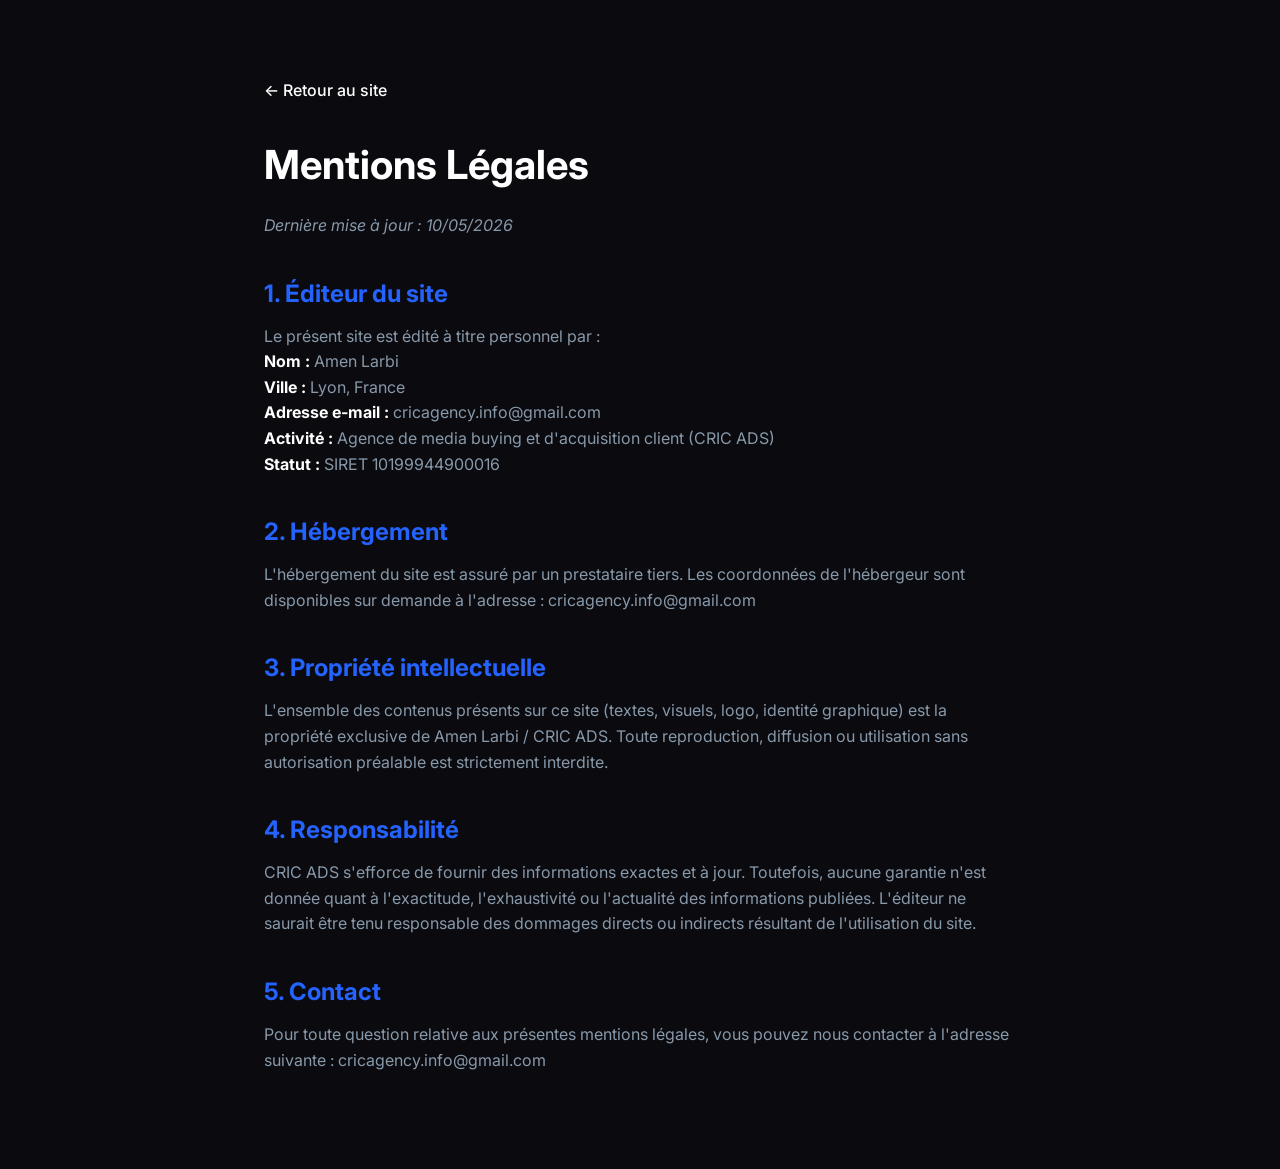
<file: mentions-legales.html>
<!DOCTYPE html>
<html lang="fr">
<head>
    <meta charset="UTF-8">
    <meta name="viewport" content="width=device-width, initial-scale=1.0">
    <title>Mentions Légales - CRIC ADS</title>
    <link href="https://fonts.googleapis.com/css2?family=Inter:wght@400;500;600;700;800&display=swap" rel="stylesheet">
    <link rel="stylesheet" href="style.css">
    <link rel="icon" href="favicon.svg" type="image/svg+xml">
    <style>
        .legal-page { padding: 80px 24px; max-width: 800px; margin: 0 auto; color: var(--text-white); }
        .legal-page h1 { font-size: 2.5rem; margin-bottom: 24px; }
        .legal-page h2 { font-size: 1.5rem; margin-top: 40px; margin-bottom: 16px; color: var(--primary-blue); }
        .legal-page p, .legal-page ul { margin-bottom: 16px; line-height: 1.6; color: var(--text-secondary); }
        .legal-page p strong { color: var(--text-white); }
        .back-link { display: inline-flex; align-items: center; gap: 8px; color: var(--text-white); margin-bottom: 40px; text-decoration: none; font-weight: 500; }
        .back-link:hover { color: var(--primary-blue); }
    </style>
</head>
<body>
    <div class="legal-page">
        <a href="index.html" class="back-link">← Retour au site</a>
        <h1>Mentions Légales</h1>
        <p><em>Dernière mise à jour : 10/05/2026</em></p>

        <h2>1. Éditeur du site</h2>
        <p>Le présent site est édité à titre personnel par :<br>
        <strong>Nom :</strong> Amen Larbi<br>
        <strong>Ville :</strong> Lyon, France<br>
        <strong>Adresse e-mail :</strong> cricagency.info@gmail.com<br>
        <strong>Activité :</strong> Agence de media buying et d'acquisition client (CRIC ADS)<br>
        <strong>Statut :</strong> SIRET 10199944900016</p>

        <h2>2. Hébergement</h2>
        <p>L'hébergement du site est assuré par un prestataire tiers. Les coordonnées de l'hébergeur sont disponibles sur demande à l'adresse : cricagency.info@gmail.com</p>

        <h2>3. Propriété intellectuelle</h2>
        <p>L'ensemble des contenus présents sur ce site (textes, visuels, logo, identité graphique) est la propriété exclusive de Amen Larbi / CRIC ADS. Toute reproduction, diffusion ou utilisation sans autorisation préalable est strictement interdite.</p>

        <h2>4. Responsabilité</h2>
        <p>CRIC ADS s'efforce de fournir des informations exactes et à jour. Toutefois, aucune garantie n'est donnée quant à l'exactitude, l'exhaustivité ou l'actualité des informations publiées. L'éditeur ne saurait être tenu responsable des dommages directs ou indirects résultant de l'utilisation du site.</p>

        <h2>5. Contact</h2>
        <p>Pour toute question relative aux présentes mentions légales, vous pouvez nous contacter à l'adresse suivante : cricagency.info@gmail.com</p>
    </div>
</body>
</html>
</file>
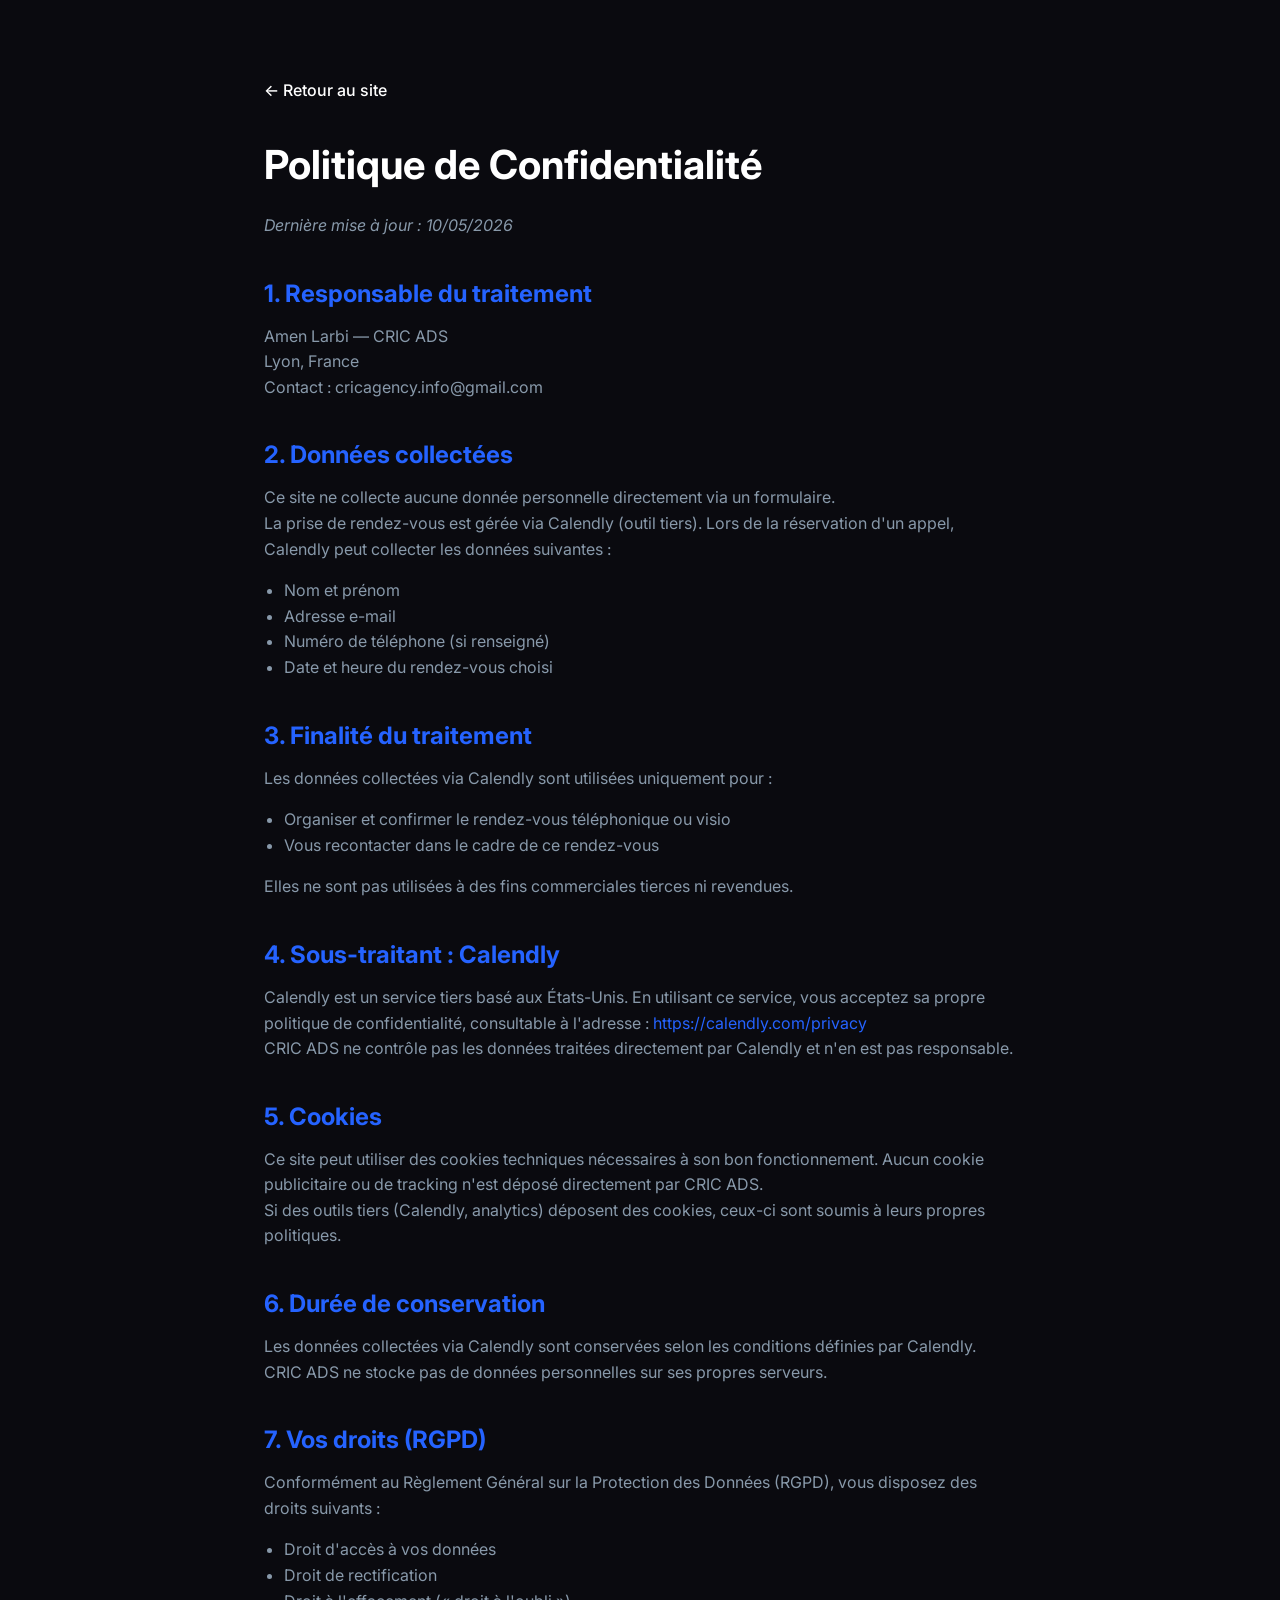
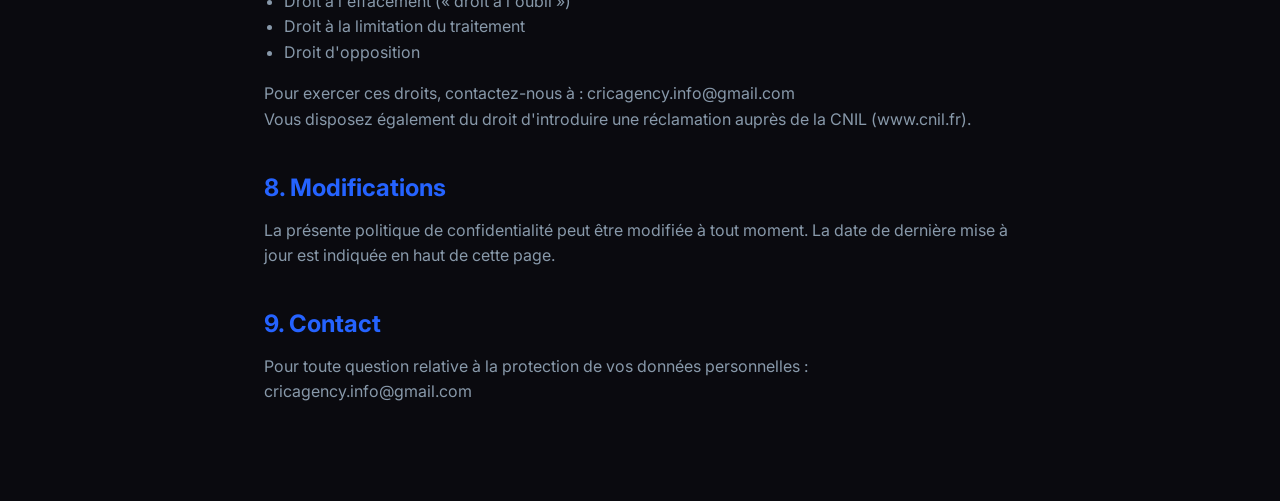
<file: politique-confidentialite.html>
<!DOCTYPE html>
<html lang="fr">
<head>
    <meta charset="UTF-8">
    <meta name="viewport" content="width=device-width, initial-scale=1.0">
    <title>Politique de Confidentialité - CRIC ADS</title>
    <link href="https://fonts.googleapis.com/css2?family=Inter:wght@400;500;600;700;800&display=swap" rel="stylesheet">
    <link rel="stylesheet" href="style.css">
    <link rel="icon" href="favicon.svg" type="image/svg+xml">
    <style>
        .legal-page { padding: 80px 24px; max-width: 800px; margin: 0 auto; color: var(--text-white); }
        .legal-page h1 { font-size: 2.5rem; margin-bottom: 24px; }
        .legal-page h2 { font-size: 1.5rem; margin-top: 40px; margin-bottom: 16px; color: var(--primary-blue); }
        .legal-page p, .legal-page ul { margin-bottom: 16px; line-height: 1.6; color: var(--text-secondary); }
        .legal-page ul { padding-left: 20px; list-style-type: disc; }
        .legal-page p strong { color: var(--text-white); }
        .back-link { display: inline-flex; align-items: center; gap: 8px; color: var(--text-white); margin-bottom: 40px; text-decoration: none; font-weight: 500; }
        .back-link:hover { color: var(--primary-blue); }
    </style>
</head>
<body>
    <div class="legal-page">
        <a href="index.html" class="back-link">← Retour au site</a>
        <h1>Politique de Confidentialité</h1>
        <p><em>Dernière mise à jour : 10/05/2026</em></p>

        <h2>1. Responsable du traitement</h2>
        <p>Amen Larbi — CRIC ADS<br>
        Lyon, France<br>
        Contact : cricagency.info@gmail.com</p>

        <h2>2. Données collectées</h2>
        <p>Ce site ne collecte aucune donnée personnelle directement via un formulaire.<br>
        La prise de rendez-vous est gérée via Calendly (outil tiers). Lors de la réservation d'un appel, Calendly peut collecter les données suivantes :</p>
        <ul>
            <li>Nom et prénom</li>
            <li>Adresse e-mail</li>
            <li>Numéro de téléphone (si renseigné)</li>
            <li>Date et heure du rendez-vous choisi</li>
        </ul>

        <h2>3. Finalité du traitement</h2>
        <p>Les données collectées via Calendly sont utilisées uniquement pour :</p>
        <ul>
            <li>Organiser et confirmer le rendez-vous téléphonique ou visio</li>
            <li>Vous recontacter dans le cadre de ce rendez-vous</li>
        </ul>
        <p>Elles ne sont pas utilisées à des fins commerciales tierces ni revendues.</p>

        <h2>4. Sous-traitant : Calendly</h2>
        <p>Calendly est un service tiers basé aux États-Unis. En utilisant ce service, vous acceptez sa propre politique de confidentialité, consultable à l'adresse : <a href="https://calendly.com/privacy" target="_blank" style="color: var(--primary-blue);">https://calendly.com/privacy</a><br>
        CRIC ADS ne contrôle pas les données traitées directement par Calendly et n'en est pas responsable.</p>

        <h2>5. Cookies</h2>
        <p>Ce site peut utiliser des cookies techniques nécessaires à son bon fonctionnement. Aucun cookie publicitaire ou de tracking n'est déposé directement par CRIC ADS.<br>
        Si des outils tiers (Calendly, analytics) déposent des cookies, ceux-ci sont soumis à leurs propres politiques.</p>

        <h2>6. Durée de conservation</h2>
        <p>Les données collectées via Calendly sont conservées selon les conditions définies par Calendly. CRIC ADS ne stocke pas de données personnelles sur ses propres serveurs.</p>

        <h2>7. Vos droits (RGPD)</h2>
        <p>Conformément au Règlement Général sur la Protection des Données (RGPD), vous disposez des droits suivants :</p>
        <ul>
            <li>Droit d'accès à vos données</li>
            <li>Droit de rectification</li>
            <li>Droit à l'effacement (« droit à l'oubli »)</li>
            <li>Droit à la limitation du traitement</li>
            <li>Droit d'opposition</li>
        </ul>
        <p>Pour exercer ces droits, contactez-nous à : cricagency.info@gmail.com<br>
        Vous disposez également du droit d'introduire une réclamation auprès de la CNIL (www.cnil.fr).</p>

        <h2>8. Modifications</h2>
        <p>La présente politique de confidentialité peut être modifiée à tout moment. La date de dernière mise à jour est indiquée en haut de cette page.</p>

        <h2>9. Contact</h2>
        <p>Pour toute question relative à la protection de vos données personnelles : cricagency.info@gmail.com</p>
    </div>
</body>
</html>
</file>
<file: style.css>
:root {
    --bg-dark: #0a0a0f;
    --primary-blue: #2563FF;
    --text-white: #FFFFFF;
    --text-secondary: #8899AA;
    --border-color: rgba(255, 255, 255, 0.1);
}

* {
    margin: 0;
    padding: 0;
    box-sizing: border-box;
}

html {
    scroll-behavior: smooth;
    font-family: 'Inter', sans-serif;
    background-color: var(--bg-dark);
    color: var(--text-white);
}

body {
    overflow-x: hidden;
    position: relative;
}

.container {
    max-width: 1200px;
    margin: 0 auto;
    padding: 0 24px;
}

a {
    text-decoration: none;
    color: inherit;
}

/* Helpers */
.text-center { text-align: center; }
.text-blue { color: var(--primary-blue); }
.mb-60 { margin-bottom: 60px; }

.section-subtitle {
    color: var(--text-secondary);
    font-size: 1.2rem;
    max-width: 600px;
    margin: 0 auto;
    line-height: 1.6;
}

/* Backgrounds */
.dot-bg {
    position: fixed;
    top: 0;
    left: 0;
    width: 100vw;
    height: 100vh;
    background-image: radial-gradient(rgba(255, 255, 255, 0.1) 1px, transparent 1px);
    background-size: 32px 32px;
    z-index: -2;
    mask-image: linear-gradient(to bottom, black 50%, transparent 100%);
    -webkit-mask-image: linear-gradient(to bottom, black 50%, transparent 100%);
}

.bg-glow {
    position: fixed;
    top: -200px;
    left: 50%;
    transform: translateX(-50%);
    width: 800px;
    height: 800px;
    background: radial-gradient(circle, rgba(37, 99, 255, 0.15) 0%, transparent 70%);
    z-index: -1;
    pointer-events: none;
}

/* Navbar */
.navbar {
    padding: 24px 0;
    position: fixed;
    top: 0;
    width: 100%;
    z-index: 100;
    pointer-events: none;
}

.nav-container-wide {
    max-width: 1600px;
    margin: 0 auto;
    padding: 0 40px;
    display: flex;
    justify-content: space-between;
    align-items: center;
    pointer-events: auto;
}

.nav-spacer {
    width: 120px; /* Balance the flex layout so the pill stays centered */
}

.nav-pill {
    background: rgba(20, 20, 25, 0.6);
    backdrop-filter: blur(16px);
    -webkit-backdrop-filter: blur(16px);
    border: 1px solid rgba(255, 255, 255, 0.1);
    padding: 8px 8px 8px 32px;
    border-radius: 100px;
    display: flex;
    align-items: center;
    gap: 32px;
    box-shadow: 0 10px 40px rgba(0, 0, 0, 0.4);
}

.logo {
    font-size: 1.8rem;
    font-weight: 800;
    letter-spacing: -1.5px;
    display: inline-flex;
    align-items: center;
    position: relative;
    pointer-events: auto;
}

.logo span {
    color: var(--primary-blue);
    letter-spacing: -1.5px;
}

.logo .sparkle {
    width: 20px;
    height: 20px;
    color: var(--primary-blue);
    position: absolute;
    top: -4px;
    right: -16px;
}

.nav-links {
    display: flex;
    gap: 24px;
}

.nav-links a {
    color: var(--text-secondary);
    font-size: 0.9rem;
    font-weight: 500;
    transition: color 0.3s;
}

.nav-links a:hover {
    color: var(--text-white);
}

.nav-cta {
    background: var(--primary-blue);
    color: white;
    padding: 12px 24px;
    border-radius: 100px;
    font-size: 0.9rem;
    font-weight: 600;
    transition: transform 0.2s, box-shadow 0.2s;
}

.nav-cta:hover {
    transform: scale(1.05);
    box-shadow: 0 4px 15px rgba(37, 99, 255, 0.4);
}

/* Hero */
.hero {
    padding: 200px 0 100px;
    text-align: center;
}

.hero-title {
    font-size: 5rem;
    font-weight: 600;
    letter-spacing: -0.04em;
    line-height: 1.05;
    margin-bottom: 32px;
}

.pill-wrapper {
    position: relative;
    display: inline-block;
}

.pill-tag {
    position: absolute;
    bottom: -10px;
    right: -40px;
    transform: rotate(-3deg);
    background: var(--primary-blue);
    color: white;
    font-size: 0.9rem;
    font-weight: 700;
    padding: 6px 14px;
    border-radius: 6px;
    letter-spacing: 0.02em;
    box-shadow: 0 4px 20px rgba(37, 99, 255, 0.4);
    white-space: nowrap;
}

.hero-subtitle {
    font-size: 1.25rem;
    color: var(--text-secondary);
    max-width: 700px;
    margin: 0 auto 48px;
    line-height: 1.6;
}

/* Buttons */
.hero-buttons {
    display: flex;
    justify-content: center;
    gap: 16px;
}

.btn {
    display: inline-flex;
    align-items: center;
    gap: 10px;
    padding: 16px 32px;
    border-radius: 100px;
    font-weight: 500;
    font-size: 1rem;
    transition: all 0.2s;
}

.btn-primary {
    background: var(--text-white);
    color: var(--bg-dark);
}

.btn-primary:hover {
    transform: scale(1.02);
}

.btn-secondary {
    background: rgba(255, 255, 255, 0.03);
    color: var(--text-white);
    border: 1px solid rgba(255, 255, 255, 0.1);
    backdrop-filter: blur(10px);
}

.btn-secondary:hover {
    background: rgba(255, 255, 255, 0.08);
}

/* Made By Section */
.text-center { text-align: center; }

.made-by-section {
    padding: 120px 0 60px;
    position: relative;
    border-bottom: 1px solid rgba(255,255,255,0.05);
}

.floating-apps {
    display: flex;
    justify-content: center;
    align-items: center;
    gap: 16px;
    margin-bottom: 40px;
}

.app-icon {
    width: 60px;
    height: 60px;
    border-radius: 16px;
    box-shadow: 0 10px 30px rgba(0,0,0,0.5);
    animation: float-icon 4s ease-in-out infinite;
}

.app-icon:nth-child(1) { animation-delay: 0s; }
.app-icon:nth-child(2) { animation-delay: 0.5s; width: 65px; height: 65px; }
.app-icon:nth-child(3) { 
    animation-delay: 1s; 
    width: 75px; 
    height: 75px; 
    z-index: 2; 
    transform: scale(1.1);
    display: flex;
    align-items: center;
    justify-content: center;
}
.app-icon:nth-child(4) { animation-delay: 1.5s; width: 65px; height: 65px; }
.app-icon:nth-child(5) { animation-delay: 2s; }

@keyframes float-icon {
    0%, 100% { transform: translateY(0); }
    50% { transform: translateY(-10px); }
}

.made-by-title {
    font-size: 4rem;
    font-weight: 600;
    letter-spacing: -0.04em;
    margin-bottom: 24px;
    display: flex;
    justify-content: center;
    align-items: center;
    gap: 16px;
}

.logo-inline {
    font-size: 4rem;
    letter-spacing: -3px;
    margin: 0;
    position: relative;
    display: inline-flex;
}

.logo-inline span {
    letter-spacing: -3px;
}

.logo-inline .sparkle {
    width: 40px;
    height: 40px;
    top: -10px;
    right: -30px;
}

/* Showcase Intro / Expertise */
.showcase-intro {
    padding: 100px 0 100px;
}

.showcase-intro-flex {
    display: flex;
    justify-content: space-between;
    align-items: center;
}

.showcase-left {
    max-width: 550px;
}

.showcase-left h2 {
    font-size: 3.5rem;
    font-weight: 600;
    letter-spacing: -0.04em;
    margin-bottom: 20px;
}

.showcase-left p {
    color: var(--text-secondary);
    font-size: 1.1rem;
    line-height: 1.6;
    margin-bottom: 30px;
}

.expertise-badges {
    display: flex;
    flex-wrap: wrap;
    gap: 12px;
}

.badge-tech {
    background: rgba(255, 255, 255, 0.05);
    border: 1px solid rgba(255, 255, 255, 0.1);
    padding: 8px 16px;
    border-radius: 100px;
    font-size: 0.9rem;
    font-weight: 500;
    color: var(--text-white);
}

.showcase-right {
    flex: 1;
    display: flex;
    justify-content: flex-end;
}

.abstract-dots {
    width: 300px;
    height: 200px;
    background-image: radial-gradient(rgba(255, 255, 255, 0.2) 2px, transparent 2px);
    background-size: 16px 16px;
    mask-image: radial-gradient(circle, black 30%, transparent 70%);
    -webkit-mask-image: radial-gradient(circle, black 30%, transparent 70%);
    opacity: 0.5;
}

/* Transition Section */
.transition-section {
    padding: 120px 0;
}

.transition-flex {
    display: flex;
    justify-content: space-between;
    align-items: flex-end;
    gap: 40px;
}

.transition-title {
    font-size: 3.5rem;
    font-weight: 600;
    letter-spacing: -0.04em;
    line-height: 1.1;
}

.transition-buttons {
    display: flex;
    gap: 16px;
    padding-bottom: 10px;
}

/* Roadmap Section */
.roadmap-section {
    padding: 120px 0;
    text-align: center;
}

.roadmap-title {
    font-size: 3.5rem;
    font-weight: 500;
    letter-spacing: -0.03em;
    margin-bottom: 80px;
}

.text-blue {
    color: var(--primary-blue);
}

.roadmap-grid {
    display: grid;
    grid-template-columns: repeat(3, 1fr);
    gap: 30px;
}

.roadmap-card {
    background: #111116;
    border-radius: 24px;
    padding: 40px;
    display: flex;
    flex-direction: column;
    align-items: center;
    position: relative;
    min-height: 380px;
    transition: transform 0.3s ease;
}

.roadmap-card:hover {
    transform: translateY(-5px);
}

.roadmap-number {
    position: absolute;
    top: 40px;
    left: 40px;
    font-size: 1.5rem;
    font-weight: 500;
    color: var(--text-white);
}

.roadmap-content {
    margin-top: auto;
    margin-bottom: auto;
    width: 100%;
}

.roadmap-content h3 {
    font-size: 1.8rem;
    font-weight: 500;
    margin-bottom: 24px;
    display: inline-block;
}

.underline {
    position: relative;
    display: inline-block;
}

.underline::after {
    content: '';
    position: absolute;
    bottom: -6px;
    left: 0;
    width: 100%;
    height: 2px;
    background-color: var(--text-white);
}

.roadmap-content p {
    color: var(--text-secondary);
    line-height: 1.6;
    font-size: 1.05rem;
    max-width: 280px;
    margin: 0 auto;
}

/* Footer */
.clean-footer {
    padding: 40px 0;
    border-top: 1px solid rgba(255,255,255,0.05);
}

.footer-flex {
    display: flex;
    justify-content: space-between;
    align-items: center;
}

.footer-links {
    display: flex;
    gap: 32px;
}

.footer-links a, .copyright {
    color: var(--text-secondary);
    font-size: 0.9rem;
    transition: color 0.3s;
}

.footer-links a:hover {
    color: var(--text-white);
}

/* Hero New Styles */
.cursive-highlight {
    font-family: 'Caveat', cursive;
    color: var(--primary-blue);
    font-weight: 700;
    font-size: 1.1em;
    text-shadow: 0 0 30px rgba(37, 99, 255, 0.4);
    display: inline-block;
    transform: rotate(-2deg);
}

.brush-highlight {
    position: relative;
    display: inline-block;
    color: var(--text-white);
    padding: 0 16px;
    z-index: 1;
}

.brush-highlight::before {
    content: '';
    position: absolute;
    top: 5px;
    left: -5px;
    right: -5px;
    bottom: 5px;
    background-color: var(--primary-blue);
    z-index: -1;
    transform: rotate(-1deg);
    border-radius: 4px 12px 4px 12px;
    box-shadow: 0 10px 30px rgba(37, 99, 255, 0.3);
}

.trending-icon {
    display: inline-block;
    vertical-align: middle;
    margin-left: 8px;
    transform: translateY(-2px);
    color: var(--text-white);
}

/* Infinite Scrolling Marquee */
.marquee-section {
    padding: 20px 0 60px;
    overflow: hidden;
    position: relative;
    background: transparent;
}

.marquee-section::before,
.marquee-section::after {
    content: '';
    position: absolute;
    top: 0;
    bottom: 0;
    width: 150px;
    z-index: 2;
    pointer-events: none;
}

.marquee-section::before {
    left: 0;
    background: linear-gradient(to right, var(--bg-dark), transparent);
}

.marquee-section::after {
    right: 0;
    background: linear-gradient(to left, var(--bg-dark), transparent);
}

.marquee-wrapper {
    display: flex;
    overflow: hidden;
    width: 100%;
}

.marquee-track {
    display: flex;
    width: max-content;
    animation: scroll-marquee 20s linear infinite;
}

.marquee-group {
    display: flex;
    gap: 80px;
    padding-right: 80px;
    align-items: center;
    flex-shrink: 0;
}

.marquee-item {
    display: flex;
    align-items: center;
    gap: 12px;
    font-size: 1.25rem;
    font-weight: 700;
    color: var(--text-secondary);
    white-space: nowrap;
    transition: transform 0.3s, opacity 0.3s;
    opacity: 0.6;
    cursor: pointer;
}

.marquee-item:hover {
    transform: scale(1.1);
    opacity: 1;
}

.marquee-item i {
    font-size: 3rem;
    transition: transform 0.3s;
}

.marquee-item img {
    width: 48px;
    height: auto;
}

@keyframes scroll-marquee {
    0% { transform: translateX(0); }
    100% { transform: translateX(-50%); }
}

@media (max-width: 768px) {
    .marquee-group { gap: 40px; padding-right: 40px; }
    .marquee-item { font-size: 1rem; }
    .marquee-item img { width: 20px; height: 20px; }
}

/* Flip Cards Section */
.flip-cards-section {
    padding: 100px 0;
    position: relative;
    z-index: 10;
}

.flip-cards-grid {
    display: grid;
    grid-template-columns: repeat(3, 1fr);
    gap: 30px;
}

.flip-card {
    background-color: transparent;
    height: 420px;
    perspective: 1000px;
}

.flip-card-inner {
    position: relative;
    width: 100%;
    height: 100%;
    text-align: center;
    transition: transform 0.8s cubic-bezier(0.4, 0.2, 0.2, 1);
    transform-style: preserve-3d;
}

.flip-card:hover .flip-card-inner {
    transform: rotateY(180deg);
}

.flip-card-front, .flip-card-back {
    position: absolute;
    width: 100%;
    height: 100%;
    -webkit-backface-visibility: hidden;
    backface-visibility: hidden;
    border-radius: 24px;
    padding: 40px 30px;
    display: flex;
    flex-direction: column;
}

.flip-card-front {
    background: #111116;
    border: 1px solid rgba(255, 255, 255, 0.05);
    align-items: center;
    justify-content: center;
    box-shadow: 0 10px 30px rgba(0,0,0,0.2);
}

.card-icon-wrapper {
    width: 80px;
    height: 80px;
    background: linear-gradient(135deg, rgba(37, 99, 255, 0.2), rgba(29, 79, 232, 0.05));
    border-radius: 50%;
    display: flex;
    align-items: center;
    justify-content: center;
    margin-bottom: 24px;
    border: 1px solid rgba(37, 99, 255, 0.3);
    box-shadow: inset 0 0 20px rgba(37, 99, 255, 0.2);
}

.card-emoji {
    font-size: 2.5rem;
}

.flip-card-front h3 {
    font-size: 1.5rem;
    font-weight: 600;
    margin-bottom: 16px;
    color: var(--text-white);
}

.flip-card-front p {
    color: var(--text-secondary);
    line-height: 1.6;
    font-size: 1rem;
}

.flip-card-back {
    background: #0a0a0f;
    border: 1px solid var(--primary-blue);
    transform: rotateY(180deg);
    text-align: left;
    box-shadow: 0 20px 40px rgba(37, 99, 255, 0.15), inset 0 0 40px rgba(37, 99, 255, 0.05);
}

.back-header {
    display: flex;
    align-items: center;
    gap: 16px;
    margin-bottom: 24px;
    padding-bottom: 16px;
    border-bottom: 1px solid rgba(255, 255, 255, 0.1);
}

.back-icon {
    font-size: 1.5rem;
    background: var(--primary-blue);
    width: 48px;
    height: 48px;
    display: flex;
    align-items: center;
    justify-content: center;
    border-radius: 12px;
    box-shadow: 0 4px 15px rgba(37, 99, 255, 0.4);
}

.back-header h4 {
    font-size: 1.2rem;
    font-weight: 600;
    color: var(--text-white);
}

.back-list {
    list-style: none;
    margin-bottom: auto;
}

.back-list li {
    display: flex;
    align-items: flex-start;
    gap: 12px;
    margin-bottom: 16px;
    color: var(--text-secondary);
    font-size: 0.95rem;
    line-height: 1.5;
}

.check-icon {
    flex-shrink: 0;
    color: var(--primary-blue);
    width: 20px;
    height: 20px;
    margin-top: 2px;
}

.back-footer {
    background: rgba(37, 99, 255, 0.08);
    border: 1px solid rgba(37, 99, 255, 0.2);
    padding: 16px;
    border-radius: 12px;
    font-size: 0.9rem;
    color: var(--text-white);
    font-weight: 500;
    line-height: 1.5;
}

@media (max-width: 992px) {
    .flip-cards-grid {
        grid-template-columns: 1fr;
        max-width: 400px;
        margin: 0 auto;
    }
}

/* Promise Section & Calendly Mockup */
.promise-section {
    padding: 80px 0 120px;
}

.promise-header {
    margin-bottom: 60px;
}

.pill-tag-static {
    background: rgba(37, 99, 255, 0.1);
    color: var(--primary-blue);
    border: 1px solid rgba(37, 99, 255, 0.2);
    font-size: 0.85rem;
    font-weight: 700;
    padding: 6px 16px;
    border-radius: 100px;
    display: inline-block;
    letter-spacing: 0.05em;
    margin-bottom: 24px;
}

.promise-title {
    font-size: 3.5rem;
    font-weight: 600;
    letter-spacing: -0.04em;
    line-height: 1.1;
}

.calendly-gradient-bg {
    background: linear-gradient(135deg, #2563FF, #A334FA);
    border-radius: 32px;
    padding: 6px;
    position: relative;
    max-width: 1000px;
    margin: 0 auto;
    box-shadow: 0 20px 40px rgba(37, 99, 255, 0.2);
}

.calendly-white-card {
    background: #ffffff;
    border-radius: 26px;
    display: flex;
    overflow: hidden;
    color: #0a0a0f;
    min-height: 500px;
}

.calendly-info {
    flex: 1;
    padding: 60px 40px;
    display: flex;
    flex-direction: column;
    justify-content: center;
    text-align: left;
}

.calendly-info h3 {
    font-size: 1.8rem;
    font-weight: 700;
    margin-bottom: 20px;
    color: #0a0a0f;
}

.calendly-info p {
    font-size: 1.05rem;
    line-height: 1.6;
    color: #4a4a55;
    margin-bottom: 24px;
}

.calendly-info .strong-text {
    font-weight: 600;
    color: #0a0a0f;
}

.calendly-embed-wrapper {
    flex: 1;
    border-left: 1px solid #f0f0f0;
    background: #fafafa;
    position: relative;
    min-height: 500px;
}

.calendly-mockup-btn {
    position: absolute;
    bottom: -24px;
    left: 50%;
    transform: translateX(-50%);
    background: linear-gradient(135deg, #2563FF, #1D4FE8);
    color: white;
    font-weight: 600;
    font-size: 1.1rem;
    padding: 16px 40px;
    border-radius: 100px;
    box-shadow: 0 10px 20px rgba(0,0,0,0.2), 0 0 0 8px var(--bg-dark);
    transition: transform 0.3s, box-shadow 0.3s;
    z-index: 10;
    white-space: nowrap;
}

.calendly-mockup-btn:hover {
    transform: translateX(-50%) translateY(-4px);
    box-shadow: 0 14px 25px rgba(0,0,0,0.3), 0 0 0 8px var(--bg-dark);
}

/* Calendly Badges */
.calendly-badges {
    display: flex;
    justify-content: center;
    gap: 16px;
    margin-top: 50px;
    flex-wrap: wrap;
}

.calendly-badge {
    background: rgba(255, 255, 255, 0.05);
    border: 1px solid rgba(255, 255, 255, 0.1);
    padding: 10px 20px;
    border-radius: 100px;
    display: flex;
    align-items: center;
    gap: 10px;
    font-size: 0.95rem;
    color: var(--text-secondary);
    transition: all 0.3s ease;
}

.calendly-badge:hover {
    background: rgba(255, 255, 255, 0.08);
    transform: translateY(-2px);
    border-color: var(--primary-blue);
    color: var(--text-white);
}

.calendly-badge i {
    color: var(--primary-blue);
    font-size: 1.1rem;
}


/* Contact Cards Section */
.contact-cards-section {
    padding: 60px 0;
}

.contact-cards-grid {
    display: grid;
    grid-template-columns: repeat(2, 1fr);
    gap: 30px;
}

.contact-card {
    background: rgba(255, 255, 255, 0.03);
    border: 1px solid rgba(255, 255, 255, 0.08);
    border-radius: 24px;
    padding: 30px;
    display: flex;
    align-items: center;
    gap: 24px;
    text-decoration: none;
    transition: all 0.4s cubic-bezier(0.4, 0, 0.2, 1);
    position: relative;
    overflow: hidden;
}

.contact-card:hover {
    background: rgba(255, 255, 255, 0.05);
    border-color: var(--primary-blue);
    transform: translateY(-8px);
    box-shadow: 0 20px 40px rgba(0, 0, 0, 0.3);
}

.contact-card-icon {
    width: 64px;
    height: 64px;
    background: rgba(37, 99, 255, 0.1);
    border-radius: 18px;
    display: flex;
    align-items: center;
    justify-content: center;
    font-size: 1.6rem;
    color: var(--primary-blue);
    transition: all 0.4s;
}

.contact-card:hover .contact-card-icon {
    background: var(--primary-blue);
    color: white;
    transform: rotate(-5deg) scale(1.1);
}

.contact-card-content h3 {
    color: var(--text-white);
    font-size: 1.3rem;
    margin-bottom: 8px;
    font-weight: 700;
}

.contact-card-content p {
    color: var(--text-secondary);
    font-size: 1rem;
    line-height: 1.6;
}

.contact-card-arrow {
    margin-left: auto;
    color: var(--text-secondary);
    font-size: 1.2rem;
    transition: all 0.4s;
    opacity: 0.5;
}

.contact-card:hover .contact-card-arrow {
    color: var(--primary-blue);
    transform: translateX(8px);
    opacity: 1;
}

/* Roadmap Section */
.roadmap-section {
    padding: 100px 0;
    background: transparent;
}

.roadmap-title {
    font-size: 3.5rem;
    font-weight: 600;
    letter-spacing: -0.04em;
    margin-bottom: 16px;
}

.section-subtitle {
    color: var(--text-secondary);
    font-size: 1.2rem;
    max-width: 600px;
    margin: 0 auto;
}

.roadmap-phases {
    display: flex;
    flex-direction: column;
    gap: 30px;
    margin-top: 40px;
}

.phase-connector {
    display: flex;
    align-items: center;
    justify-content: center;
    gap: 20px;
    margin: 10px 0;
    position: relative;
    z-index: 2;
}

.connector-line {
    flex: 1;
    height: 1px;
    background: linear-gradient(to right, transparent, rgba(255, 255, 255, 0.1), transparent);
}

.connector-label {
    background: var(--bg-dark);
    border: 1px solid rgba(255, 255, 255, 0.1);
    padding: 12px 28px;
    border-radius: 100px;
    display: flex;
    align-items: center;
    gap: 12px;
    color: var(--text-secondary);
    font-size: 0.95rem;
    font-weight: 600;
    box-shadow: 0 0 40px rgba(0, 0, 0, 1);
    white-space: nowrap;
}

.connector-label i {
    color: var(--primary-blue);
    font-size: 1.1rem;
    animation: pulse-rocket 2s infinite;
}

@keyframes pulse-rocket {
    0% { transform: translateX(0); }
    50% { transform: translateX(5px); }
    100% { transform: translateX(0); }
}

.roadmap-phase {
    position: relative;
    border: 1px solid rgba(255, 255, 255, 0.08);
    border-radius: 32px;
    padding: 40px 40px 30px;
    background: rgba(255, 255, 255, 0.01);
    transition: all 0.3s ease;
}

.roadmap-phase:hover {
    border-color: rgba(37, 99, 255, 0.3);
    background: rgba(255, 255, 255, 0.02);
}

.phase-tag {
    position: absolute;
    top: -16px;
    left: 40px;
    background: #1a1a24;
    color: var(--primary-blue);
    border: 1px solid var(--primary-blue);
    padding: 6px 24px;
    border-radius: 100px;
    font-size: 0.8rem;
    font-weight: 800;
    letter-spacing: 0.1em;
    box-shadow: 0 10px 30px rgba(0, 0, 0, 0.5);
}

.phase-evolution {
    border-color: rgba(163, 52, 250, 0.2);
}

.phase-evolution .phase-tag {
    background: linear-gradient(135deg, #2563FF, #A334FA);
    color: white;
    border: none;
}

.roadmap-grid-sub {
    display: grid;
    grid-template-columns: repeat(2, 1fr);
    gap: 24px;
}

.roadmap-card {
    background: rgba(255, 255, 255, 0.03);
    border: 1px solid rgba(255, 255, 255, 0.05);
    border-radius: 20px;
    padding: 30px;
    position: relative;
    transition: all 0.4s ease;
}

.roadmap-card:hover {
    background: rgba(255, 255, 255, 0.05);
    border-color: var(--primary-blue);
    transform: translateY(-5px);
}

.roadmap-number {
    font-size: 3rem;
    font-weight: 800;
    color: rgba(37, 99, 255, 0.1);
    position: absolute;
    top: 20px;
    right: 25px;
    line-height: 1;
}

.roadmap-content h3 {
    font-size: 1.4rem;
    font-weight: 700;
    margin-bottom: 12px;
    color: var(--text-white);
}

.roadmap-content p {
    color: var(--text-secondary);
    font-size: 0.95rem;
    line-height: 1.6;
    margin-bottom: 20px;
}

.roadmap-list {
    list-style: none;
    padding: 0;
}

.roadmap-list li {
    display: flex;
    align-items: center;
    gap: 10px;
    color: var(--text-secondary);
    font-size: 0.9rem;
    margin-bottom: 8px;
}

.roadmap-list li i {
    color: var(--primary-blue);
    font-size: 0.8rem;
}

@media (max-width: 768px) {
    .roadmap-grid-sub {
        grid-template-columns: 1fr;
    }
    .roadmap-phase {
        padding: 40px 20px 20px;
    }
    .phase-tag {
        left: 20px;
        font-size: 0.7rem;
    }
}

@media (max-width: 768px) {
    .contact-cards-grid {
        grid-template-columns: 1fr;
        gap: 20px;
    }
    .contact-card {
        padding: 24px;
    }
}

@media (max-width: 992px) {
    .transition-flex, .showcase-intro-flex {
        flex-direction: column;
        align-items: flex-start;
    }
    .hero-title { font-size: 4rem; }
    .made-by-title, .transition-title { font-size: 3rem; }
    .logo-inline { font-size: 3rem; }
    .roadmap-grid { grid-template-columns: 1fr; }
}

@media (max-width: 768px) {
    .nav-links { display: none; }
    .hero-title { font-size: 2.8rem; }
    .made-by-title { flex-direction: column; gap: 8px; font-size: 2.5rem; }
    .logo-inline { font-size: 2.5rem; }
    .hero-subtitle { font-size: 1.1rem; }
    .hero-buttons { flex-direction: column; width: 100%; }
    .btn { justify-content: center; }
    .transition-buttons { flex-direction: column; width: 100%; }
    .footer-flex { flex-direction: column; gap: 24px; text-align: center; }
    .pill-tag { font-size: 0.7rem; }
    .floating-apps { transform: scale(0.8); }
}

/* Light Theme Roadmap */
.roadmap-section.light-theme {
    background-color: #f4f7ff; /* Fond bleuté doux */
    background-image: 
        linear-gradient(rgba(37, 99, 255, 0.06) 1px, transparent 1px),
        linear-gradient(90deg, rgba(37, 99, 255, 0.06) 1px, transparent 1px);
    background-size: 50px 50px;
    color: #0a0a0f;
    padding: 80px 0;
    position: relative;
    z-index: 1;
}

.roadmap-section.light-theme .roadmap-title {
    color: #0a0a0f;
}

.roadmap-section.light-theme .section-subtitle {
    color: #4a4a55;
}

.roadmap-section.light-theme .roadmap-card {
    background: #ffffff;
    border: 1px solid rgba(0, 0, 0, 0.06);
    box-shadow: 0 10px 30px rgba(0, 0, 0, 0.02);
}

.roadmap-section.light-theme .roadmap-card:hover {
    border-color: var(--primary-blue);
    box-shadow: 0 20px 50px rgba(37, 99, 255, 0.1);
    background: #ffffff;
}

.roadmap-section.light-theme .roadmap-content h3 {
    color: #0a0a0f;
}

.roadmap-section.light-theme .roadmap-content p,
.roadmap-section.light-theme .roadmap-list li {
    color: #4a4a55;
}

.roadmap-section.light-theme .roadmap-number {
    color: rgba(37, 99, 255, 0.08);
}

.roadmap-section.light-theme .roadmap-phase {
    background: rgba(255, 255, 255, 0.8);
    border-color: rgba(0, 0, 0, 0.06);
    box-shadow: 0 15px 40px rgba(0, 0, 0, 0.01);
}

.roadmap-section.light-theme .phase-tag {
    background: #ffffff;
    box-shadow: 0 5px 15px rgba(0, 0, 0, 0.05);
}

.roadmap-section.light-theme .phase-evolution .phase-tag {
    background: linear-gradient(135deg, #2563FF, #A334FA);
}

.roadmap-section.light-theme .connector-label {
    background: #ffffff;
    border-color: rgba(0, 0, 0, 0.1);
    color: #4a4a55;
    box-shadow: 0 5px 20px rgba(0, 0, 0, 0.05);
}

.roadmap-section.light-theme .connector-line {
    background: linear-gradient(to right, transparent, rgba(0, 0, 0, 0.1), transparent);
}

.roadmap-section.light-theme .pill-tag-static {
    background: rgba(37, 99, 255, 0.1);
    color: var(--primary-blue);
    border: 1px solid rgba(37, 99, 255, 0.2);
}

@media (max-width: 768px) {
    .roadmap-section.light-theme {
        padding: 80px 0;
    }
}
</file>
